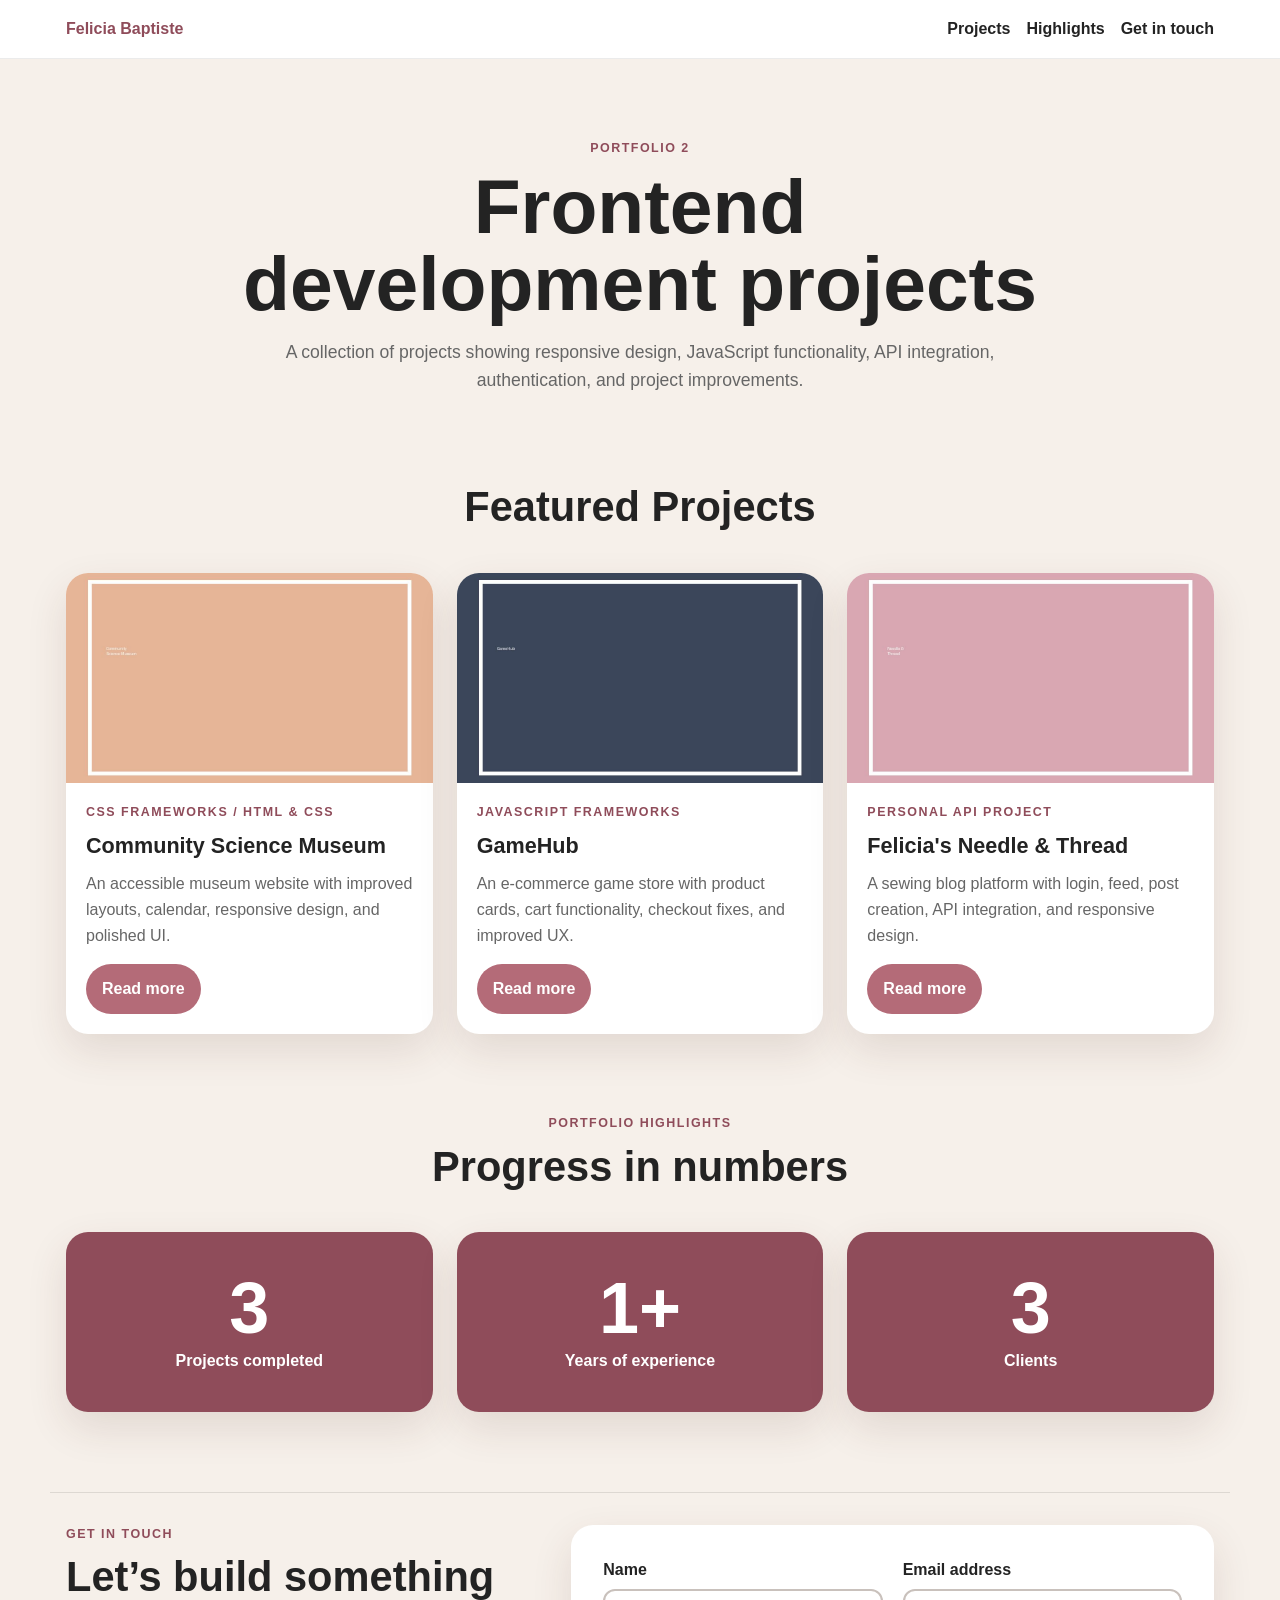
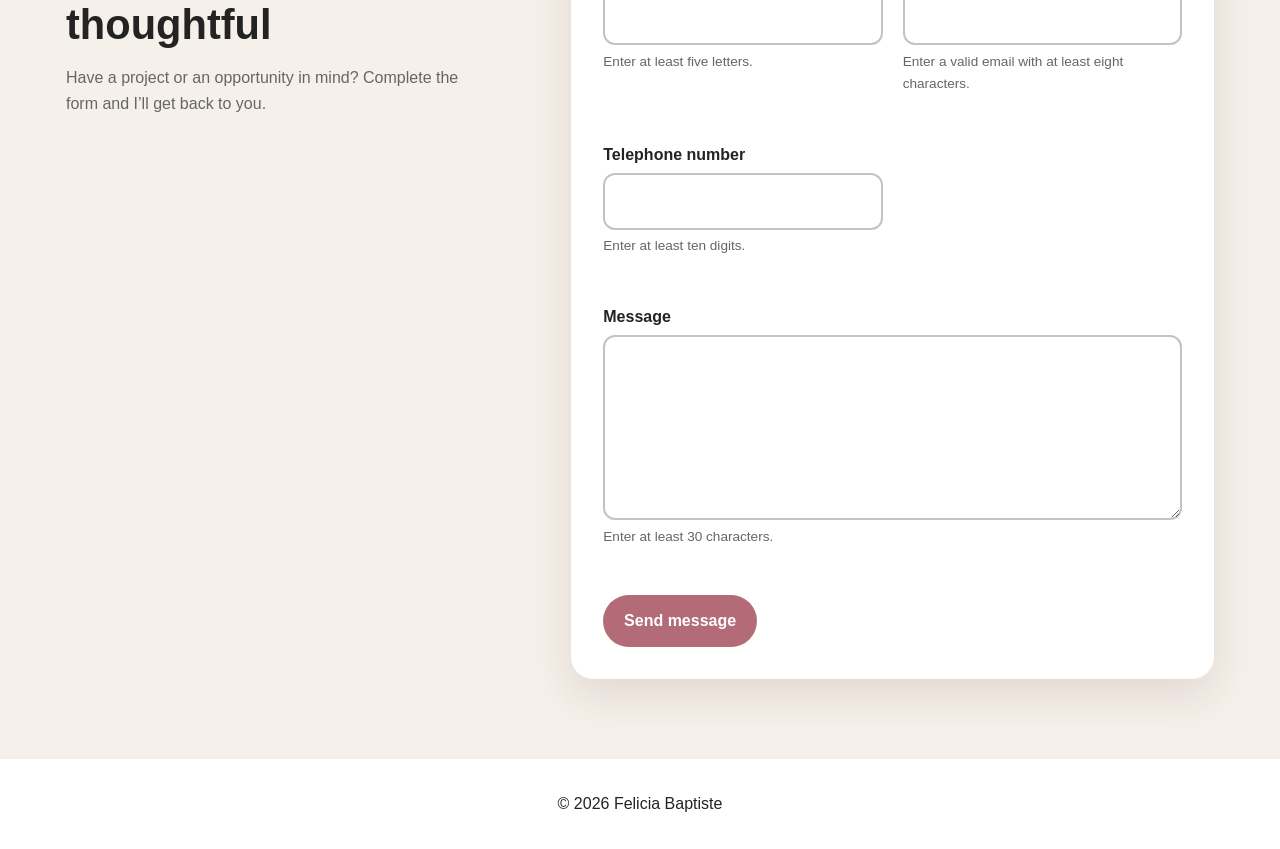
<file: index.html>
<!DOCTYPE html>
<html lang="en">
<head>
  <meta charset="UTF-8" />
  <meta name="viewport" content="width=device-width, initial-scale=1.0" />
  <meta name="description" content="Portfolio 2 showcase by Felicia Baptiste." />
  <title>Portfolio 2 | Felicia Baptiste</title>
  <link rel="stylesheet" href="css/style.css" />
</head>
<body>
  <header class="site-header">
    <nav class="nav-wrapper" aria-label="Main navigation">
      <a href="index.html" class="logo">Felicia Baptiste</a>
      <div class="nav-links">
        <a href="#projects" aria-current="page">Projects</a>
        <a href="#kpis">Highlights</a>
        <a href="#contact">Get in touch</a>
      </div>
    </nav>
  </header>

  <main>
    <section class="hero">
      <p class="eyebrow">Portfolio 2</p>
      <h1>Frontend development projects</h1>
      <p>
        A collection of projects showing responsive design, JavaScript functionality,
        API integration, authentication, and project improvements.
      </p>
    </section>

    <section class="projects" id="projects" aria-labelledby="projects-title">
      <h2 id="projects-title">Featured Projects</h2>

      <div class="project-grid">
        <article class="project-card">
          <img src="images/science-museum.jpg" alt="Community Science Museum project thumbnail" />
          <div class="card-content">
            <p class="tag">CSS Frameworks / HTML & CSS</p>
            <h3>Community Science Museum</h3>
            <p>An accessible museum website with improved layouts, calendar, responsive design, and polished UI.</p>
            <a href="science-museum.html">Read more</a>
          </div>
        </article>

        <article class="project-card">
          <img src="images/gamehub.jpg" alt="GameHub project thumbnail" />
          <div class="card-content">
            <p class="tag">JavaScript Frameworks</p>
            <h3>GameHub</h3>
            <p>An e-commerce game store with product cards, cart functionality, checkout fixes, and improved UX.</p>
            <a href="gamehub.html">Read more</a>
          </div>
        </article>

        <article class="project-card">
          <img src="images/needle-thread.jpg" alt="Felicia's Needle and Thread project thumbnail" />
          <div class="card-content">
            <p class="tag">Personal API Project</p>
            <h3>Felicia's Needle & Thread</h3>
            <p>A sewing blog platform with login, feed, post creation, API integration, and responsive design.</p>
            <a href="needle-thread.html">Read more</a>
          </div>
        </article>

      </div>
    </section>

    <section class="kpis" id="kpis" aria-labelledby="kpis-title">
      <div class="section-heading">
        <p class="eyebrow">Portfolio highlights</p>
        <h2 id="kpis-title">Progress in numbers</h2>
      </div>
      <dl class="kpi-grid">
        <div class="kpi-card">
          <dt>Projects completed</dt>
          <dd>3</dd>
        </div>
        <div class="kpi-card">
          <dt>Years of experience</dt>
          <dd>1+</dd>
        </div>
        <div class="kpi-card">
          <dt>Clients</dt>
          <dd>3</dd>
        </div>
      </dl>
    </section>

    <section class="contact-section" id="contact" aria-labelledby="contact-title">
      <div class="contact-intro">
        <p class="eyebrow">Get in touch</p>
        <h2 id="contact-title">Let’s build something thoughtful</h2>
        <p>Have a project or an opportunity in mind? Complete the form and I’ll get back to you.</p>
      </div>

      <form id="contact-form" class="contact-form" novalidate>
        <div class="form-field">
          <label for="name">Name</label>
          <input id="name" name="name" type="text" minlength="5" autocomplete="name" required aria-describedby="name-error" />
          <small class="field-hint">Enter at least five letters.</small>
          <p class="field-error" id="name-error" aria-live="polite"></p>
        </div>

        <div class="form-field">
          <label for="email">Email address</label>
          <input id="email" name="email" type="email" minlength="8" autocomplete="email" required aria-describedby="email-error" />
          <small class="field-hint">Enter a valid email with at least eight characters.</small>
          <p class="field-error" id="email-error" aria-live="polite"></p>
        </div>

        <div class="form-field">
          <label for="telephone">Telephone number</label>
          <input id="telephone" name="telephone" type="tel" inputmode="tel" autocomplete="tel" pattern="[+0-9() -]*" required aria-describedby="telephone-error" />
          <small class="field-hint">Enter at least ten digits.</small>
          <p class="field-error" id="telephone-error" aria-live="polite"></p>
        </div>

        <div class="form-field form-field-full">
          <label for="message">Message</label>
          <textarea id="message" name="message" rows="6" minlength="30" required aria-describedby="message-error"></textarea>
          <small class="field-hint">Enter at least 30 characters.</small>
          <p class="field-error" id="message-error" aria-live="polite"></p>
        </div>

        <div class="form-actions form-field-full">
          <button type="submit">Send message</button>
          <p id="form-status" class="form-status" role="status" aria-live="polite"></p>
        </div>
      </form>
    </section>
  </main>

  <footer>
    <p>© 2026 Felicia Baptiste</p>
  </footer>
  <script src="js/contact-form.js"></script>
</body>
</html>
</file>
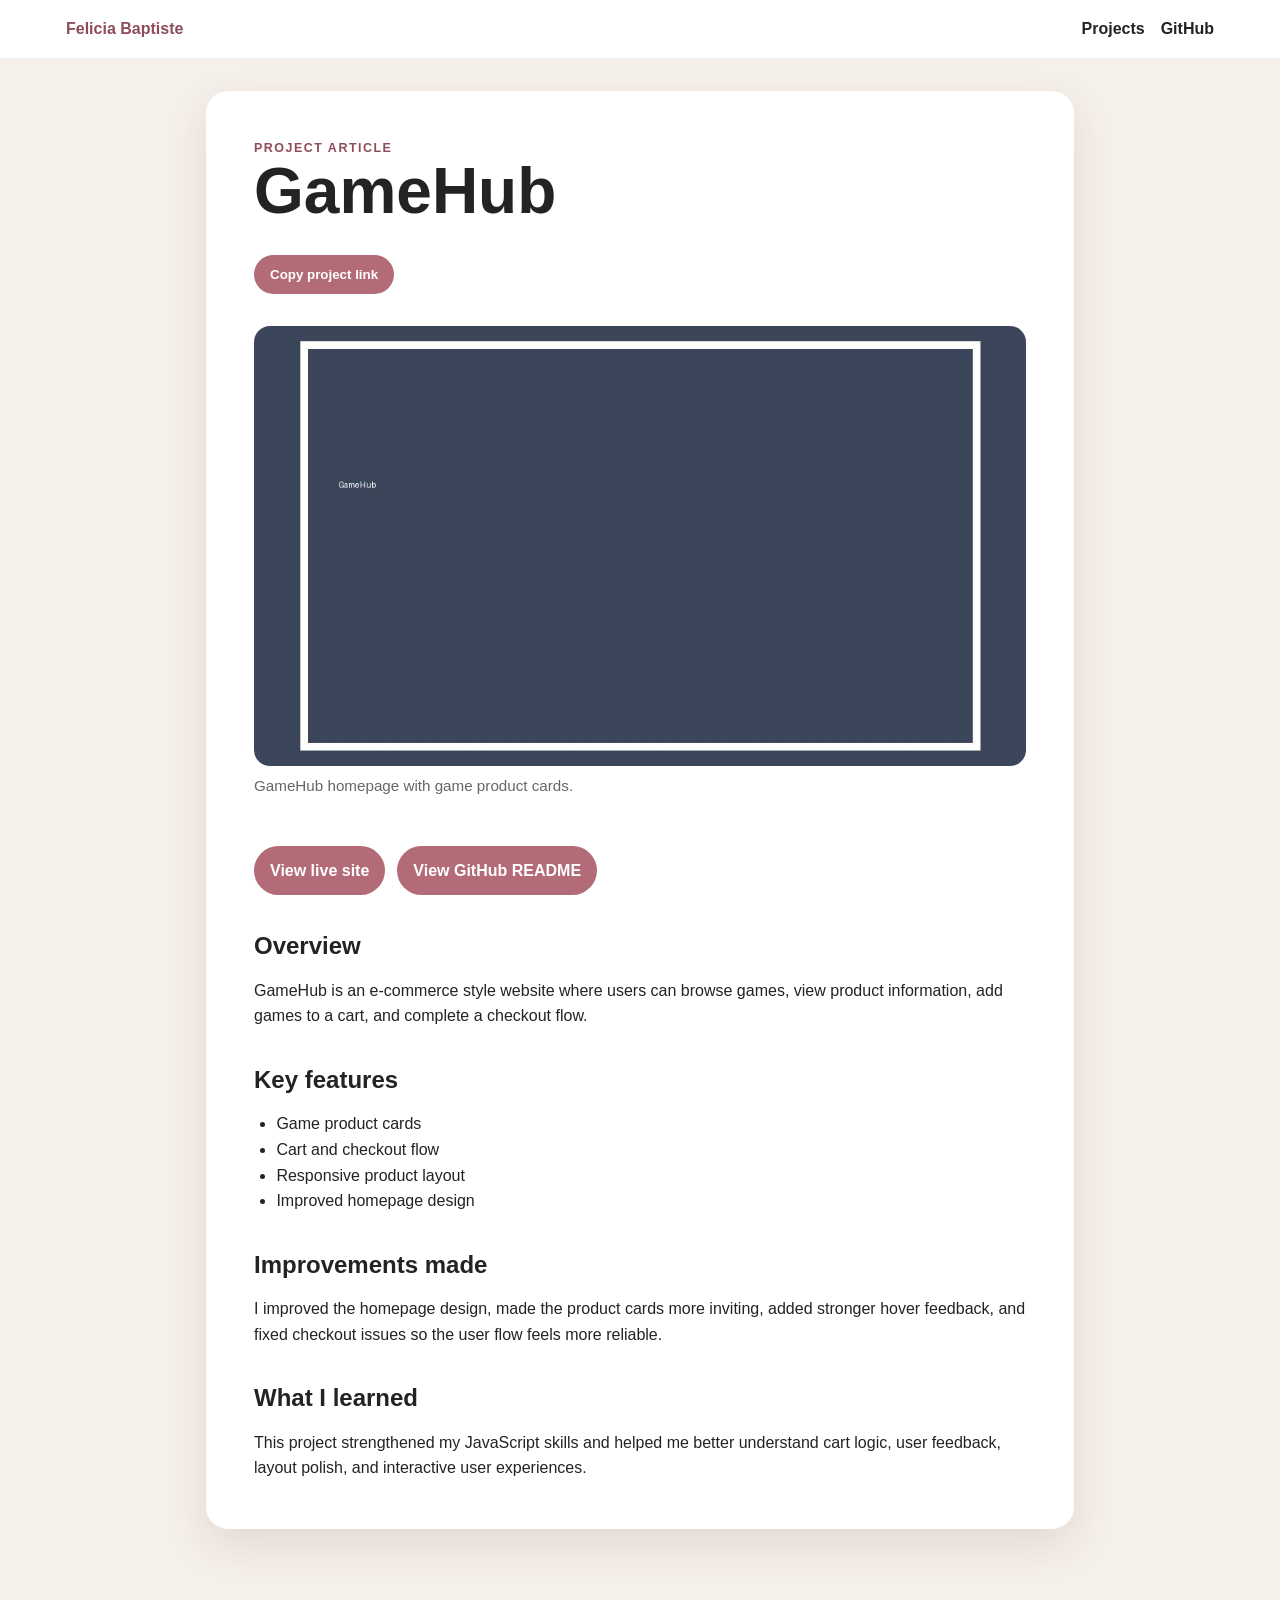
<file: gamehub.html>
<!DOCTYPE html>
<html lang="en">
<head>
  <meta charset="UTF-8" />
  <meta name="viewport" content="width=device-width, initial-scale=1.0" />
  <meta name="description" content="GameHub project article by Felicia Baptiste." />
  <title>GameHub | Portfolio 2</title>
  <link rel="stylesheet" href="css/style.css" />
</head>
<body>
  <header class="site-header">
    <nav class="nav-wrapper" aria-label="Main navigation">
      <a href="index.html" class="logo">Felicia Baptiste</a>
      <div class="nav-links">
        <a href="index.html">Projects</a>
        <a href="https://github.com/Flisa81" target="_blank" rel="noopener">GitHub</a>
      </div>
    </nav>
  </header>

  <main class="project-page">
    <article class="project-article">
      <p class="eyebrow">Project Article</p>
      <h1>GameHub</h1>
      <button id="copy-link" type="button">Copy project link</button>

      <figure>
        <img src="images/gamehub.jpg" alt="GameHub screenshot" />
        <figcaption>GameHub homepage with game product cards.</figcaption>
      </figure>

      <div class="project-links">
        <a href="https://flisa81.github.io/GameHub_store/" target="_blank" rel="noopener">View live site</a>
        <a href="https://github.com/Flisa81/GameHub_store" target="_blank" rel="noopener">View GitHub README</a>
      </div>

      <section>
        <h2>Overview</h2>
        <p>GameHub is an e-commerce style website where users can browse games, view product information, add games to a cart, and complete a checkout flow.</p>
      </section>

      <section>
        <h2>Key features</h2>
        <ul>
          <li>Game product cards</li>
          <li>Cart and checkout flow</li>
          <li>Responsive product layout</li>
          <li>Improved homepage design</li>
        </ul>
      </section>

      <section>
        <h2>Improvements made</h2>
        <p>I improved the homepage design, made the product cards more inviting, added stronger hover feedback, and fixed checkout issues so the user flow feels more reliable.</p>
      </section>

      <section>
        <h2>What I learned</h2>
        <p>This project strengthened my JavaScript skills and helped me better understand cart logic, user feedback, layout polish, and interactive user experiences.</p>
      </section>
    </article>
  </main>

  <script src="js/copy-link.js"></script>
</body>
</html>
</file>
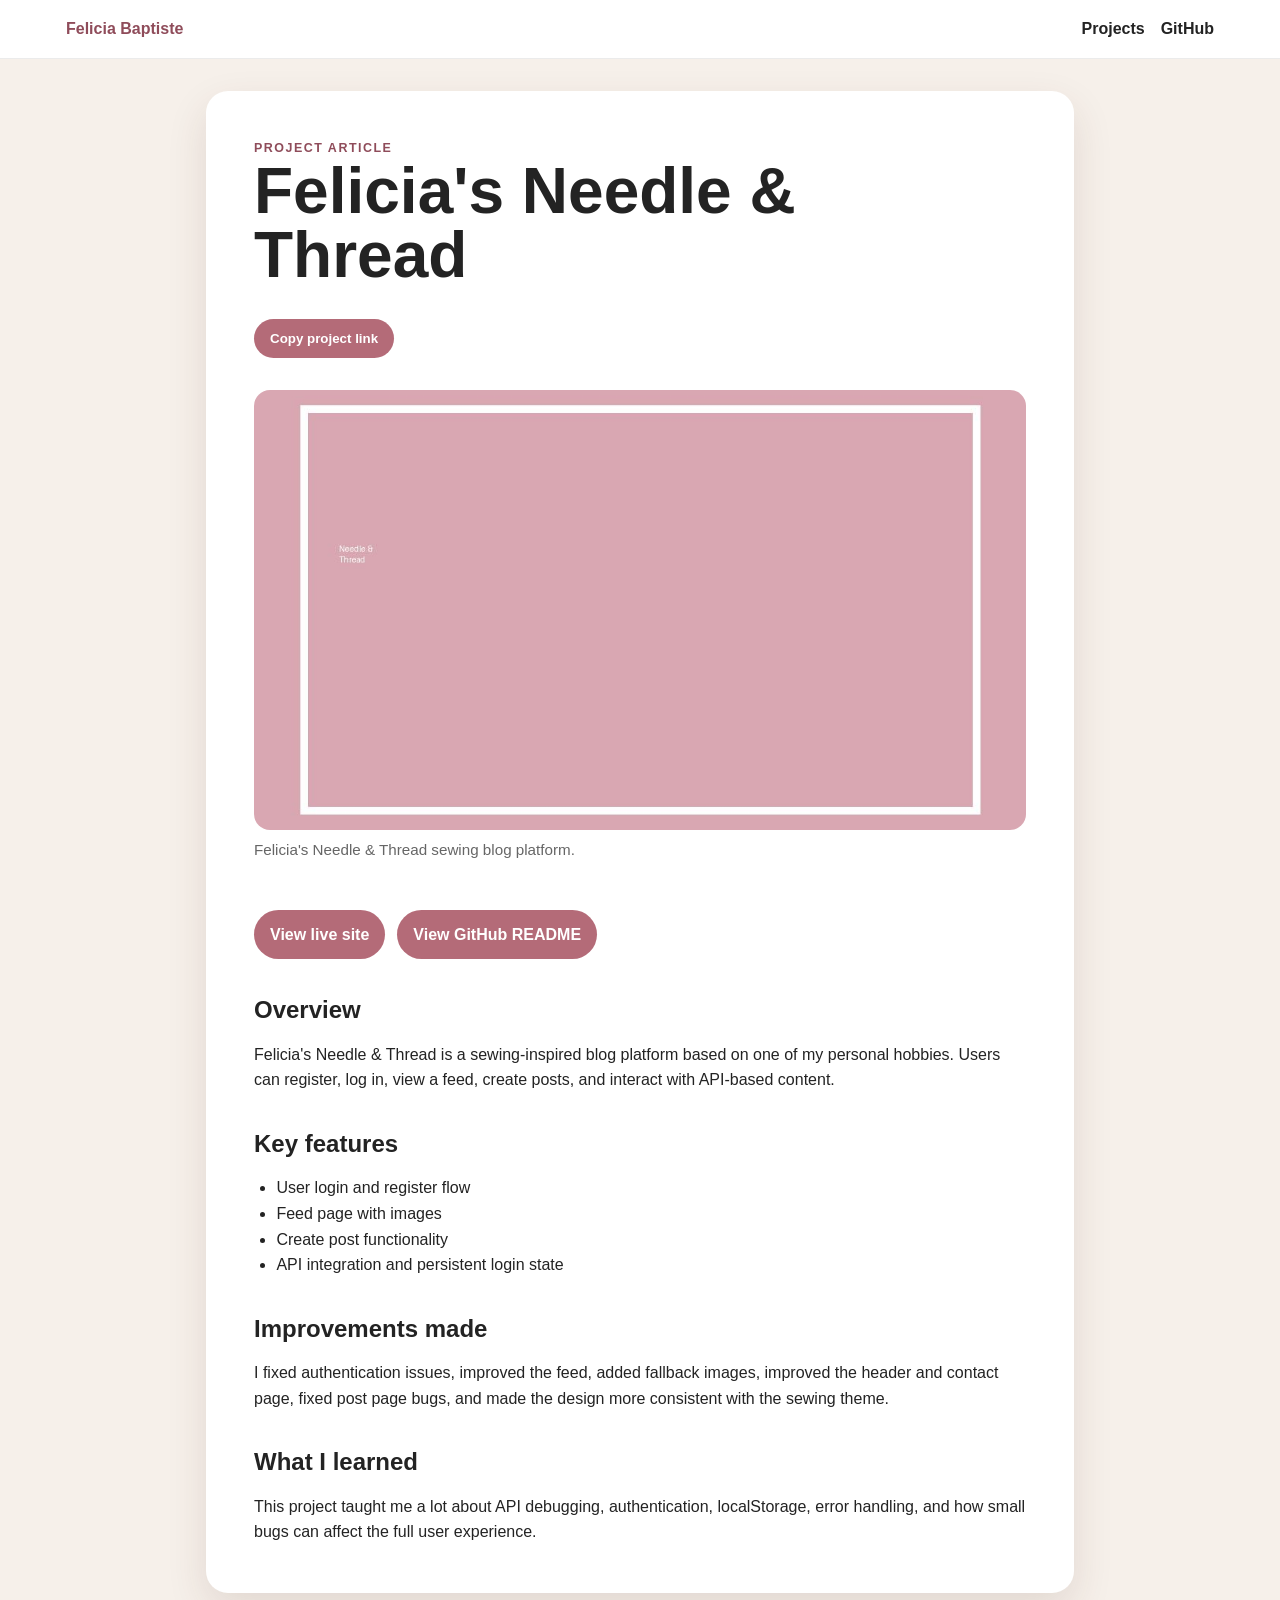
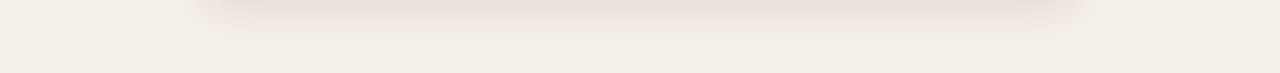
<file: needle-thread.html>
<!DOCTYPE html>
<html lang="en">
<head>
  <meta charset="UTF-8" />
  <meta name="viewport" content="width=device-width, initial-scale=1.0" />
  <meta name="description" content="Felicia's Needle & Thread project article by Felicia Baptiste." />
  <title>Felicia's Needle & Thread | Portfolio 2</title>
  <link rel="stylesheet" href="css/style.css" />
</head>
<body>
  <header class="site-header">
    <nav class="nav-wrapper" aria-label="Main navigation">
      <a href="index.html" class="logo">Felicia Baptiste</a>
      <div class="nav-links">
        <a href="index.html">Projects</a>
        <a href="https://github.com/Flisa81" target="_blank" rel="noopener">GitHub</a>
      </div>
    </nav>
  </header>

  <main class="project-page">
    <article class="project-article">
      <p class="eyebrow">Project Article</p>
      <h1>Felicia's Needle & Thread</h1>
      <button id="copy-link" type="button">Copy project link</button>

      <figure>
        <img src="images/needle-thread.jpg" alt="Felicia's Needle & Thread screenshot" />
        <figcaption>Felicia's Needle & Thread sewing blog platform.</figcaption>
      </figure>

      <div class="project-links">
        <a href="https://flisa81.github.io/exam-project-1/" target="_blank" rel="noopener">View live site</a>
        <a href="https://github.com/Flisa81/exam-project-1" target="_blank" rel="noopener">View GitHub README</a>
      </div>

      <section>
        <h2>Overview</h2>
        <p>Felicia's Needle & Thread is a sewing-inspired blog platform based on one of my personal hobbies. Users can register, log in, view a feed, create posts, and interact with API-based content.</p>
      </section>

      <section>
        <h2>Key features</h2>
        <ul>
          <li>User login and register flow</li>
          <li>Feed page with images</li>
          <li>Create post functionality</li>
          <li>API integration and persistent login state</li>
        </ul>
      </section>

      <section>
        <h2>Improvements made</h2>
        <p>I fixed authentication issues, improved the feed, added fallback images, improved the header and contact page, fixed post page bugs, and made the design more consistent with the sewing theme.</p>
      </section>

      <section>
        <h2>What I learned</h2>
        <p>This project taught me a lot about API debugging, authentication, localStorage, error handling, and how small bugs can affect the full user experience.</p>
      </section>
    </article>
  </main>

  <script src="js/copy-link.js"></script>
</body>
</html>
</file>
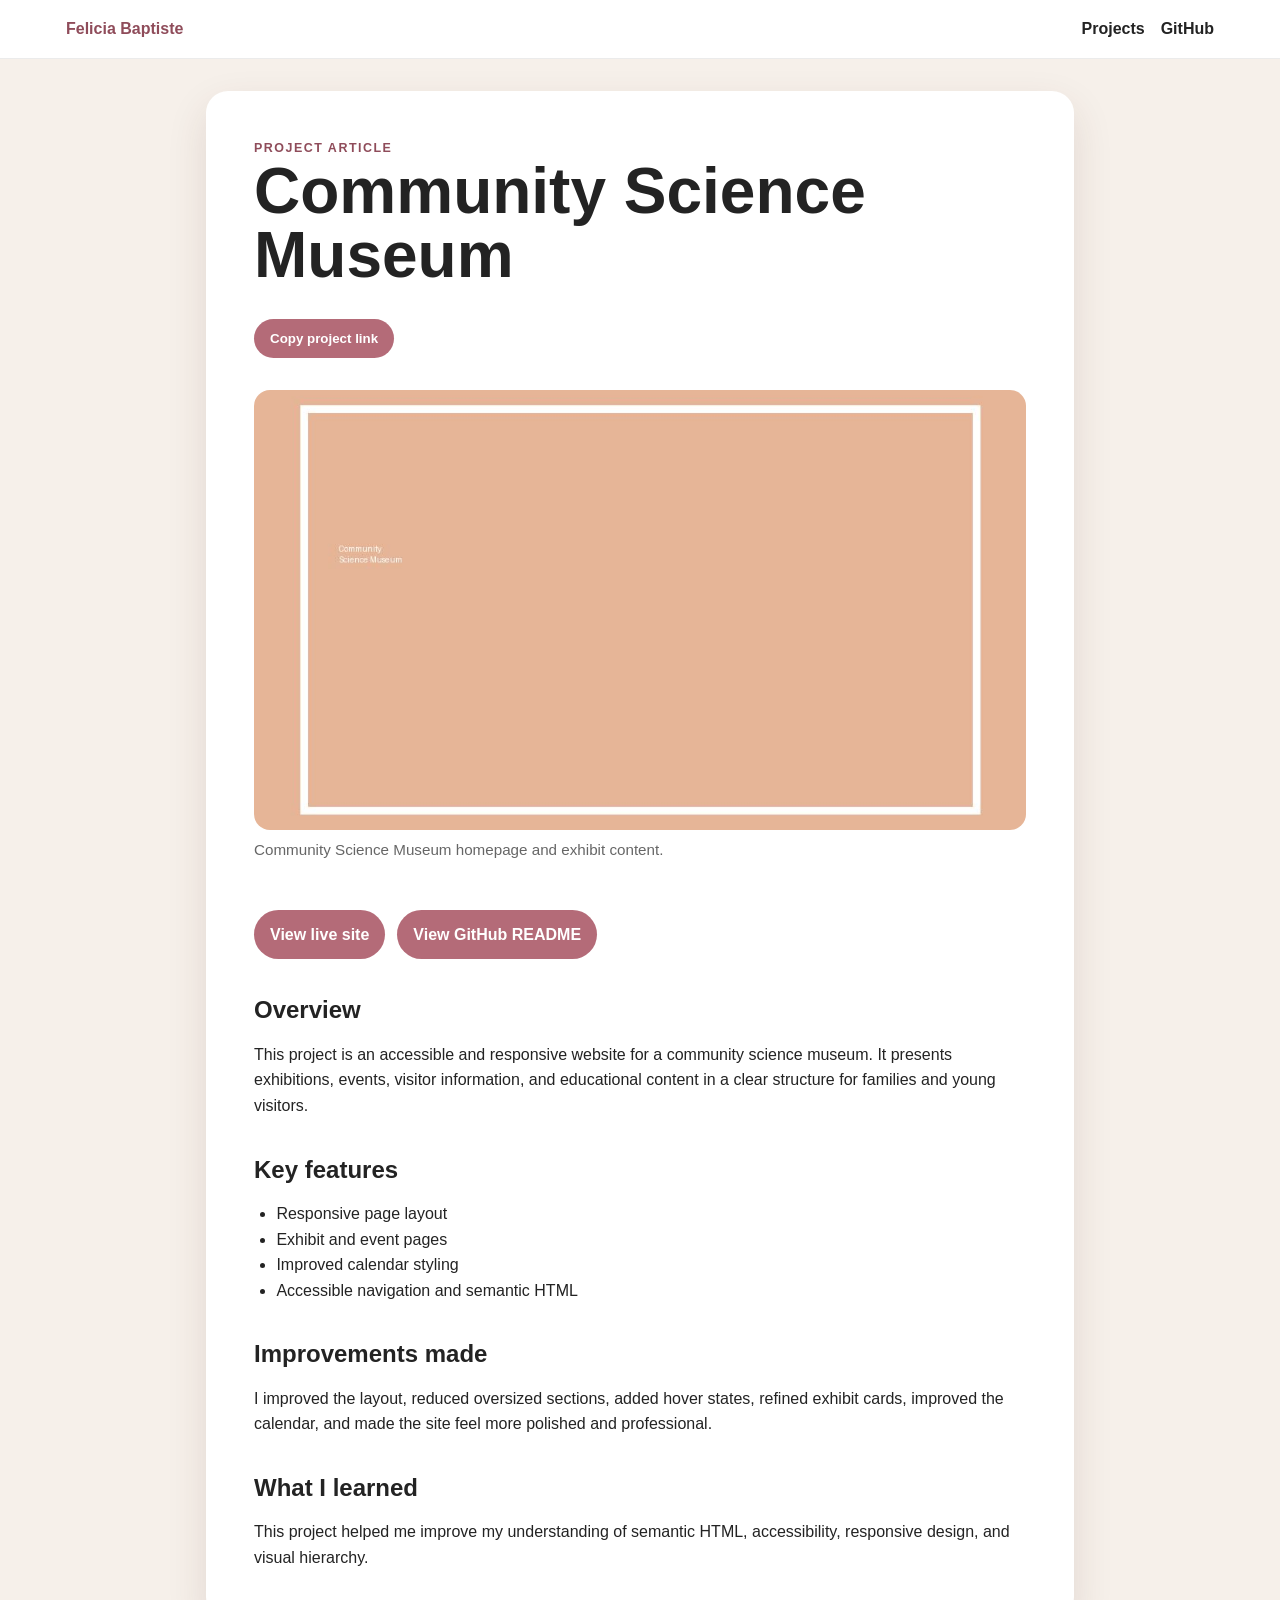
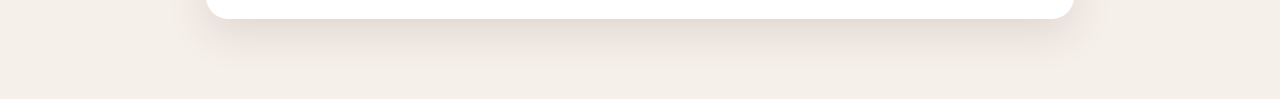
<file: science-museum.html>
<!DOCTYPE html>
<html lang="en">
<head>
  <meta charset="UTF-8" />
  <meta name="viewport" content="width=device-width, initial-scale=1.0" />
  <meta name="description" content="Community Science Museum project article by Felicia Baptiste." />
  <title>Community Science Museum | Portfolio 2</title>
  <link rel="stylesheet" href="css/style.css" />
</head>
<body>
  <header class="site-header">
    <nav class="nav-wrapper" aria-label="Main navigation">
      <a href="index.html" class="logo">Felicia Baptiste</a>
      <div class="nav-links">
        <a href="index.html">Projects</a>
        <a href="https://github.com/Flisa81" target="_blank" rel="noopener">GitHub</a>
      </div>
    </nav>
  </header>

  <main class="project-page">
    <article class="project-article">
      <p class="eyebrow">Project Article</p>
      <h1>Community Science Museum</h1>
      <button id="copy-link" type="button">Copy project link</button>

      <figure>
        <img src="images/science-museum.jpg" alt="Community Science Museum screenshot" />
        <figcaption>Community Science Museum homepage and exhibit content.</figcaption>
      </figure>

      <div class="project-links">
        <a href="https://flisa81.github.io/Community-science-museum/" target="_blank" rel="noopener">View live site</a>
        <a href="https://github.com/Flisa81/Community-science-museum" target="_blank" rel="noopener">View GitHub README</a>
      </div>

      <section>
        <h2>Overview</h2>
        <p>This project is an accessible and responsive website for a community science museum. It presents exhibitions, events, visitor information, and educational content in a clear structure for families and young visitors.</p>
      </section>

      <section>
        <h2>Key features</h2>
        <ul>
          <li>Responsive page layout</li>
          <li>Exhibit and event pages</li>
          <li>Improved calendar styling</li>
          <li>Accessible navigation and semantic HTML</li>
        </ul>
      </section>

      <section>
        <h2>Improvements made</h2>
        <p>I improved the layout, reduced oversized sections, added hover states, refined exhibit cards, improved the calendar, and made the site feel more polished and professional.</p>
      </section>

      <section>
        <h2>What I learned</h2>
        <p>This project helped me improve my understanding of semantic HTML, accessibility, responsive design, and visual hierarchy.</p>
      </section>
    </article>
  </main>

  <script src="js/copy-link.js"></script>
</body>
</html>
</file>
<file: css/style.css>
:root {
  --bg: #f6f0ea;
  --surface: #ffffff;
  --text: #232323;
  --muted: #666666;
  --primary: #b46b78;
  --primary-dark: #8f4c5a;
  --shadow: 0 16px 40px rgba(80, 45, 35, 0.12);
  --radius: 22px;
  --max-width: 1180px;
}

* { box-sizing: border-box; margin: 0; padding: 0; }

body {
  font-family: Arial, Helvetica, sans-serif;
  background: var(--bg);
  color: var(--text);
  line-height: 1.6;
}

img { width: 100%; display: block; }
a { color: inherit; }

.site-header {
  background: var(--surface);
  border-bottom: 1px solid rgba(0,0,0,0.08);
  position: sticky;
  top: 0;
  z-index: 10;
}

.nav-wrapper {
  max-width: var(--max-width);
  margin: 0 auto;
  padding: 1rem;
  display: flex;
  justify-content: space-between;
  align-items: center;
  gap: 1rem;
}

.logo {
  font-weight: 800;
  text-decoration: none;
  color: var(--primary-dark);
}

.nav-links {
  display: flex;
  gap: 1rem;
  flex-wrap: wrap;
}

.nav-links a {
  text-decoration: none;
  font-weight: 700;
}

.nav-links a:hover,
.nav-links a:focus-visible {
  color: var(--primary-dark);
}

.hero {
  max-width: 850px;
  margin: 0 auto;
  padding: 5rem 1rem 3rem;
  text-align: center;
}

.eyebrow,
.tag {
  text-transform: uppercase;
  letter-spacing: 0.12em;
  color: var(--primary-dark);
  font-weight: 800;
  font-size: 0.78rem;
}

.hero h1 {
  font-size: clamp(2.4rem, 7vw, 4.8rem);
  line-height: 1;
  margin: 0.6rem 0 1rem;
}

.hero p:not(.eyebrow) {
  color: var(--muted);
  font-size: 1.1rem;
}

.projects,
.kpis,
.contact-section,
.project-page {
  max-width: var(--max-width);
  margin: 0 auto;
  padding: 2rem 1rem 5rem;
}

.section-heading {
  text-align: center;
  margin-bottom: 2rem;
}

.section-heading h2,
.contact-intro h2 {
  font-size: clamp(1.8rem, 4vw, 2.6rem);
}

.projects h2 {
  text-align: center;
  margin-bottom: 2rem;
  font-size: clamp(1.8rem, 4vw, 2.6rem);
}

.project-grid {
  display: grid;
  grid-template-columns: repeat(auto-fit, minmax(260px, 1fr));
  gap: 1.5rem;
}

.project-card {
  background: var(--surface);
  border-radius: var(--radius);
  overflow: hidden;
  box-shadow: var(--shadow);
  transition: transform 0.2s ease, box-shadow 0.2s ease;
}

.project-card:hover {
  transform: translateY(-6px);
  box-shadow: 0 22px 50px rgba(80, 45, 35, 0.18);
}

.project-card:focus-within {
  transform: translateY(-6px);
  box-shadow: 0 22px 50px rgba(80, 45, 35, 0.18);
}

.project-card img {
  height: 210px;
  object-fit: cover;
}

.card-content {
  padding: 1.25rem;
}

.card-content h3 {
  margin: 0.4rem 0 0.5rem;
  font-size: 1.35rem;
}

.card-content p:not(.tag) {
  color: var(--muted);
}

.card-content a,
.project-links a,
#copy-link {
  display: inline-block;
  margin-top: 1rem;
  background: var(--primary);
  color: white;
  text-decoration: none;
  border: 0;
  border-radius: 999px;
  padding: 0.75rem 1rem;
  font-weight: 800;
  cursor: pointer;
}

.card-content a:hover,
.project-links a:hover,
#copy-link:hover {
  background: var(--primary-dark);
}

.project-page {
  max-width: 900px;
}

.project-article {
  background: var(--surface);
  border-radius: var(--radius);
  padding: clamp(1.5rem, 4vw, 3rem);
  box-shadow: var(--shadow);
}

.project-article h1 {
  font-size: clamp(2.2rem, 6vw, 4rem);
  line-height: 1;
  margin-bottom: 1rem;
}

.project-article figure {
  margin: 2rem 0;
}

.project-article figure img {
  border-radius: 16px;
  max-height: 440px;
  object-fit: cover;
}

figcaption {
  color: var(--muted);
  font-size: 0.95rem;
  margin-top: 0.5rem;
}

.project-links {
  display: flex;
  gap: 0.75rem;
  flex-wrap: wrap;
  margin: 1.5rem 0;
}

.project-article section {
  margin-top: 2rem;
}

.project-article h2 {
  margin-bottom: 0.75rem;
}

.project-article ul {
  padding-left: 1.4rem;
}

.kpis {
  padding-top: 0;
}

.kpi-grid {
  display: grid;
  grid-template-columns: repeat(3, 1fr);
  gap: 1.5rem;
}

.kpi-card {
  display: flex;
  flex-direction: column-reverse;
  gap: 0.25rem;
  min-height: 180px;
  justify-content: center;
  text-align: center;
  background: var(--primary-dark);
  color: #ffffff;
  border-radius: var(--radius);
  padding: 2rem 1rem;
  box-shadow: var(--shadow);
}

.kpi-card dt {
  font-weight: 700;
}

.kpi-card dd {
  font-size: clamp(2.8rem, 7vw, 4.5rem);
  font-weight: 800;
  line-height: 1;
}

.contact-section {
  display: grid;
  grid-template-columns: minmax(0, 0.8fr) minmax(0, 1.2fr);
  gap: clamp(2rem, 6vw, 5rem);
  align-items: start;
  border-top: 1px solid rgba(0, 0, 0, 0.1);
}

.contact-intro {
  position: sticky;
  top: 7rem;
}

.contact-intro h2 {
  line-height: 1.15;
  margin: 0.5rem 0 1rem;
}

.contact-intro > p:last-child,
.field-hint {
  color: var(--muted);
}

.contact-form {
  display: grid;
  grid-template-columns: repeat(2, minmax(0, 1fr));
  gap: 1.25rem;
  background: var(--surface);
  border-radius: var(--radius);
  padding: clamp(1.25rem, 4vw, 2rem);
  box-shadow: var(--shadow);
}

.form-field {
  display: flex;
  flex-direction: column;
  gap: 0.35rem;
}

.form-field-full {
  grid-column: 1 / -1;
}

.form-field label {
  font-weight: 800;
}

.form-field input,
.form-field textarea {
  width: 100%;
  border: 2px solid #c9c1bc;
  border-radius: 12px;
  padding: 0.85rem 1rem;
  background: #ffffff;
  color: var(--text);
  font: inherit;
}

.form-field textarea {
  resize: vertical;
}

.form-field input:focus-visible,
.form-field textarea:focus-visible {
  outline: 3px solid rgba(180, 107, 120, 0.28);
  border-color: var(--primary-dark);
}

.form-field input[aria-invalid="true"],
.form-field textarea[aria-invalid="true"] {
  border-color: #a51d2d;
}

.field-hint,
.field-error {
  font-size: 0.85rem;
}

.field-error {
  min-height: 1.35rem;
  color: #8a1322;
  font-weight: 700;
}

.form-actions {
  display: flex;
  align-items: center;
  gap: 1rem;
  flex-wrap: wrap;
}

.form-actions button {
  border: 0;
  border-radius: 999px;
  padding: 0.85rem 1.3rem;
  background: var(--primary);
  color: #ffffff;
  font: inherit;
  font-weight: 800;
  cursor: pointer;
}

.form-actions button:hover,
.form-actions button:focus-visible {
  background: var(--primary-dark);
}

.form-status {
  color: var(--primary-dark);
  font-weight: 700;
}

footer {
  text-align: center;
  padding: 2rem 1rem;
  background: var(--surface);
}

@media (max-width: 720px) {
  .nav-wrapper { flex-direction: column; }
  .project-card img { height: 180px; }
  .kpi-grid,
  .contact-section,
  .contact-form { grid-template-columns: 1fr; }
  .contact-intro { position: static; }
}

@media (prefers-reduced-motion: reduce) {
  *,
  *::before,
  *::after {
    scroll-behavior: auto !important;
    transition-duration: 0.01ms !important;
  }
}
</file>
